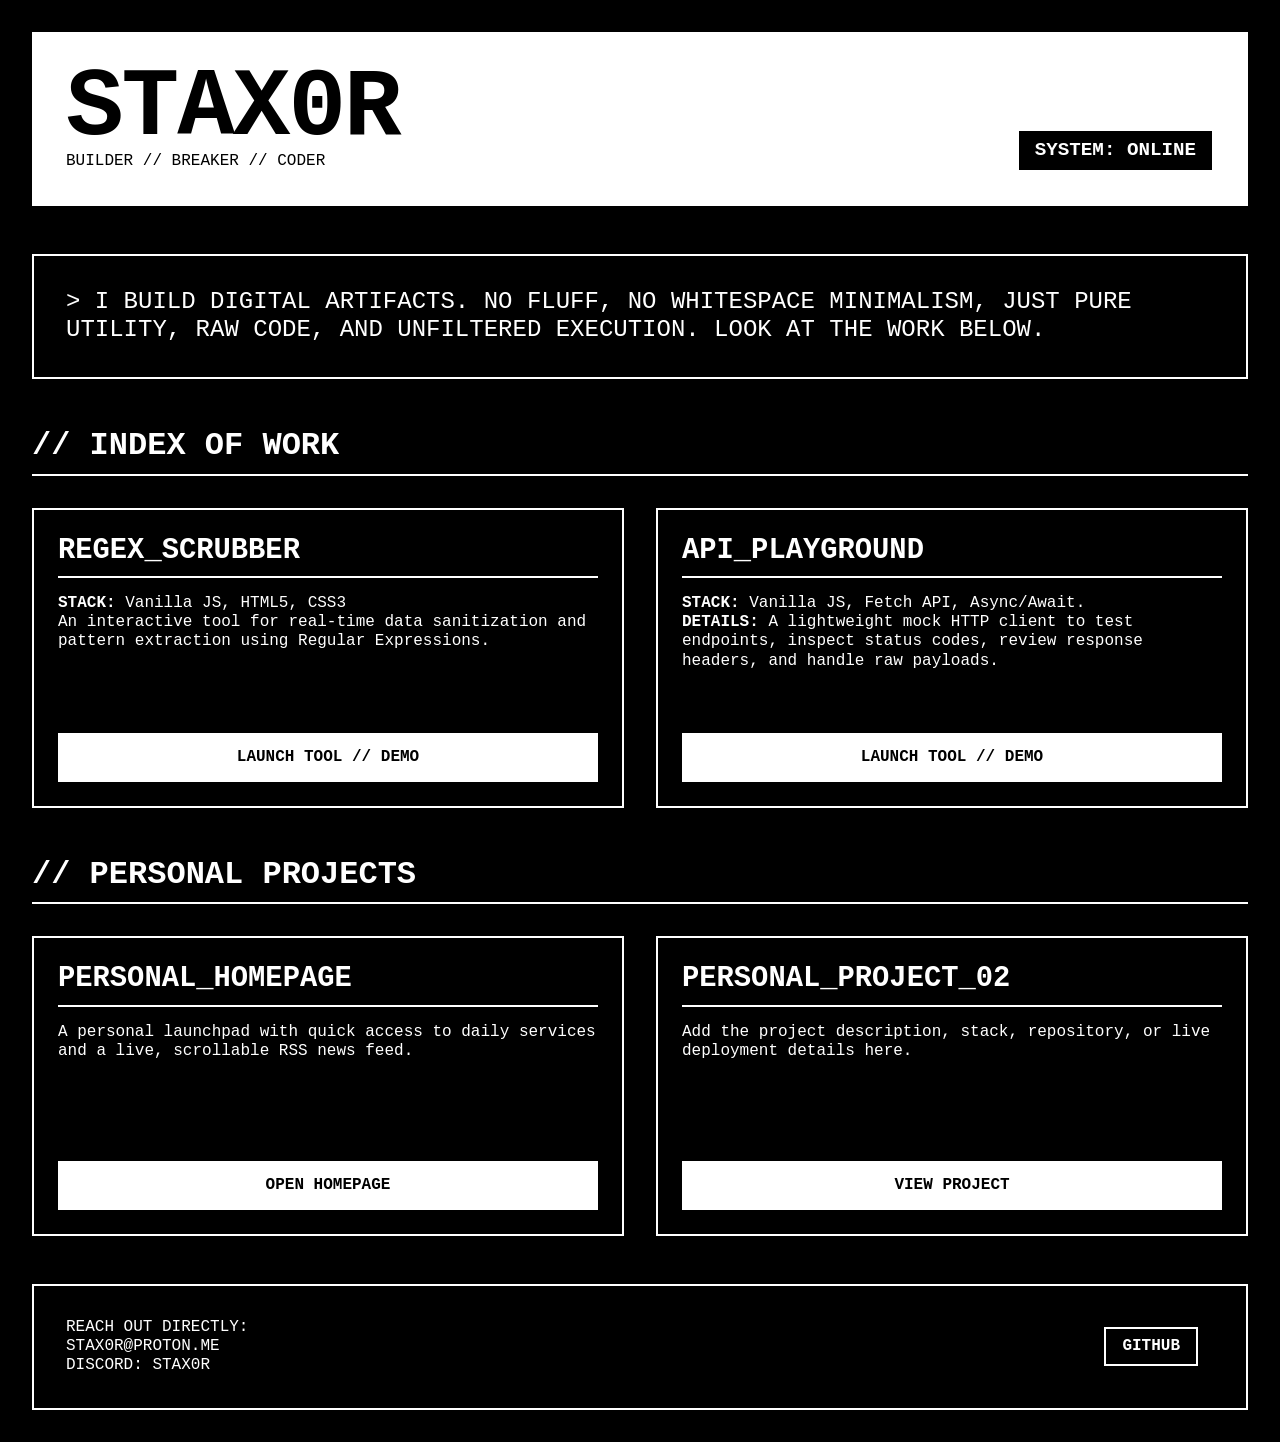
<file: index.html>
<!DOCTYPE html>
<html lang="en">
<head>
    <meta charset="UTF-8">
    <meta name="viewport" content="width=device-width, initial-scale=1.0">
    <title>UNFILTERED // PORTFOLIO</title>
    <link rel="stylesheet" href="style.css">
</head>
<body class="portfolio-page">

    <!-- HEADER BLOCK -->
    <header>
        <div>
            <h1>STAX0R</h1>
            <p>BUILDER // BREAKER // CODER</p>
        </div>
        <div class="status">
            SYSTEM: ONLINE
        </div>
    </header>

    <!-- BIO BLOCK -->
    <section class="bio">
        <p>> I build digital artifacts. No fluff, no whitespace minimalism, just pure utility, raw code, and unfiltered execution. Look at the work below.</p>
    </section>

    <!-- PROJECTS SECTION -->
    <section>
        <h2>// INDEX OF WORK</h2>
        <div class="projects-grid">
            
    <!-- PROJECT 1 -->
            <div class="project-card">
                <div>
                    <div class="project-title">REGEX_SCRUBBER</div> <!-- Updated title -->
                    <p class="project-desc">
                        <strong>STACK:</strong> Vanilla JS, HTML5, CSS3<br>
                        <!-- Updated description -->
                        An interactive tool for real-time data sanitization and pattern extraction using Regular Expressions.
                    </p>
                </div>
                <!-- THIS IS THE IMPORTANT PART -->
                <a href="regex-tool.html" class="project-link">LAUNCH TOOL // DEMO</a>
            </div>
            <!-- PROJECT 2 -->
            <div class="project-card">
                <div>
                    <div class="project-title">API_PLAYGROUND</div>
                    <p class="project-desc">
                        <strong>STACK:</strong> Vanilla JS, Fetch API, Async/Await.<br>
                        <strong>DETAILS:</strong> A lightweight mock HTTP client to test endpoints, inspect status codes, review response headers, and handle raw payloads.
                    </p>
                </div>
                <a href="api-playground.html" class="project-link">LAUNCH TOOL // DEMO</a>
            </div>

        </div>
    </section>

    <!-- PERSONAL PROJECTS SECTION -->
    <section class="personal-projects">
        <h2>// PERSONAL PROJECTS</h2>
        <div class="projects-grid">
            <div class="project-card">
                <div>
                    <div class="project-title">PERSONAL_HOMEPAGE</div>
                    <p class="project-desc">A personal launchpad with quick access to daily services and a live, scrollable RSS news feed.</p>
                </div>
                <a href="homepage.html" class="project-link">OPEN HOMEPAGE</a>
            </div>
            <div class="project-card">
                <div>
                    <div class="project-title">PERSONAL_PROJECT_02</div>
                    <p class="project-desc">Add the project description, stack, repository, or live deployment details here.</p>
                </div>
                <a href="#" class="project-link">VIEW PROJECT</a>
            </div>
        </div>
    </section>

    <!-- FOOTER / CONTACT -->
    <footer>
        <div>
            <p>REACH OUT DIRECTLY:</p>
            <p>stax0r@proton.me</p>
            <p>DISCORD: STAX0R</p>
        </div>
        <div class="social-links">
            <a href="https://github.com/stax0r" target="_blank">GITHUB</a>
          <!--   <a href="https://twitter.com" target="_blank">TWITTER</a>
            <a href="https://linkedin.com" target="_blank">LINKEDIN</a>-->
        </div>
    </footer>

</body>
</html>
</file>
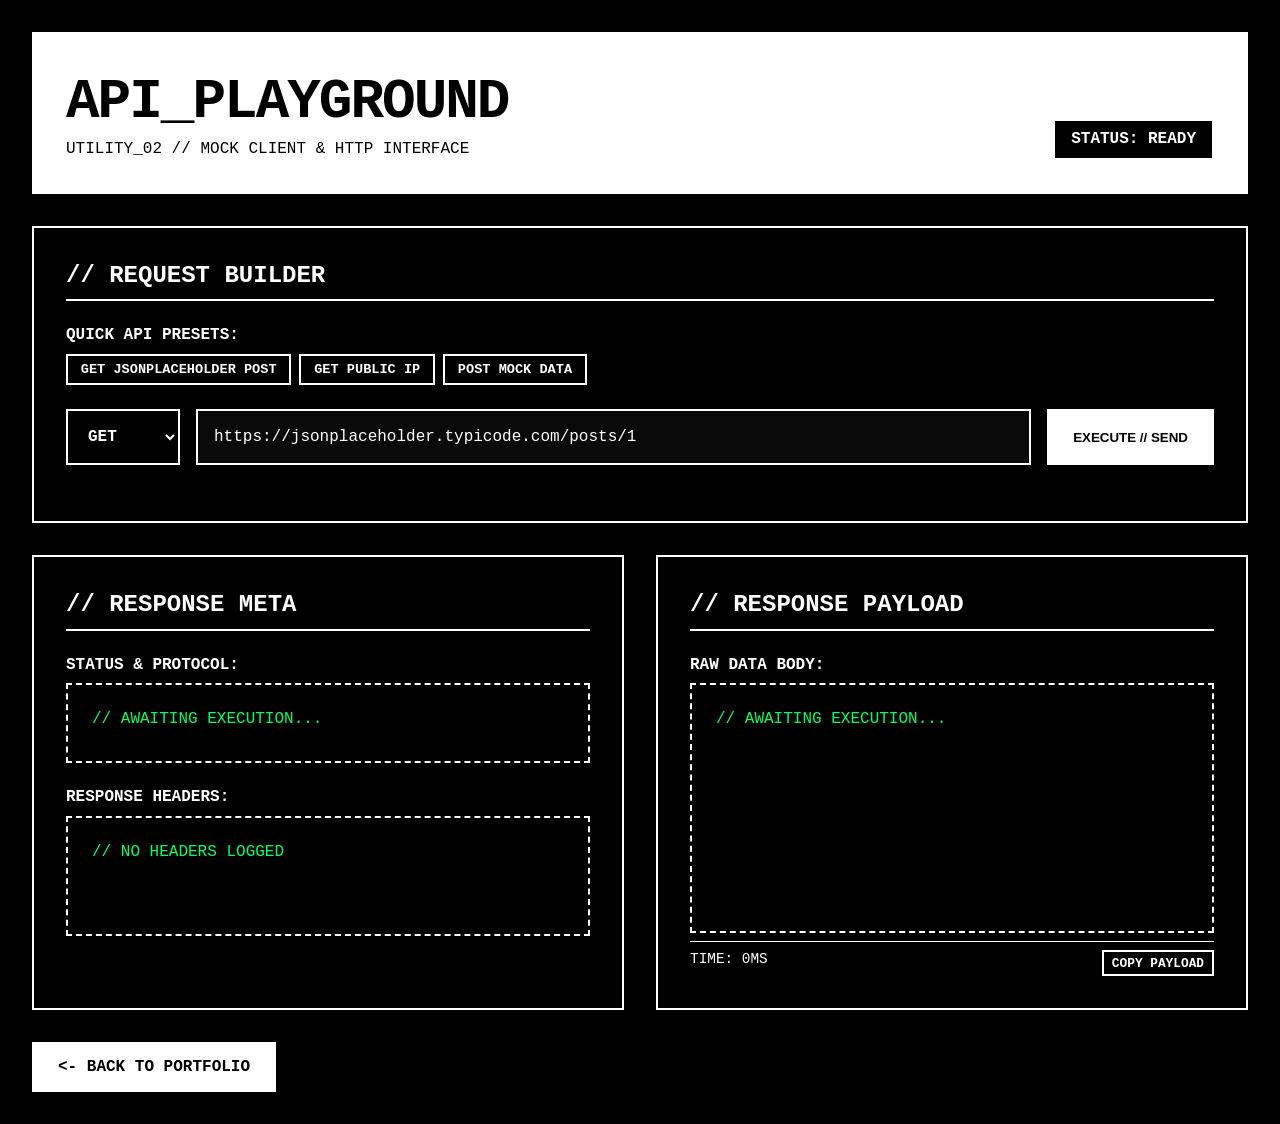
<file: api-playground.html>
<!DOCTYPE html>
<html lang="en">
<head>
    <meta charset="UTF-8">
    <meta name="viewport" content="width=device-width, initial-scale=1.0">
    <link rel="stylesheet" href="style.css">
</head>
<body class="utility-page api-page">

    <div class="container">
        
        <!-- HEADER -->
        <header>
            <div>
                <h1>API_PLAYGROUND</h1>
                <p>UTILITY_02 // MOCK CLIENT & HTTP INTERFACE</p>
            </div>
            <div class="status-badge">
                STATUS: READY
            </div>
        </header>

        <!-- CONTROLS CONTAINER -->
        <div class="b-box">
            <h2>// REQUEST BUILDER</h2>
            
            <!-- QUICK TEST PRESETS -->
            <label>QUICK API PRESETS:</label>
            <div class="preset-buttons">
                <button class="preset-btn" onclick="runGetPostPreset()">GET JSONPLACEHOLDER POST</button>
                <button class="preset-btn" onclick="runGetIpPreset()">GET PUBLIC IP</button>
                <button class="preset-btn" onclick="runPostPreset()">POST MOCK DATA</button>
            </div>

            <!-- REQUEST BAR -->
            <div class="request-bar">
                <select id="httpMethod" onchange="toggleBodyInput()">
                    <option value="GET">GET</option>
                    <option value="POST">POST</option>
                    <option value="PUT">PUT</option>
                    <option value="DELETE">DELETE</option>
                </select>
                <input type="text" id="requestUrl" class="url-input" value="https://jsonplaceholder.typicode.com/posts/1" placeholder="Enter endpoint URL...">
                <button class="b-button" onclick="executeRequest()">EXECUTE // SEND</button>
            </div>

            <!-- OPTIONAL BODY INPUT FOR POST/PUT -->
            <div id="bodyContainer" style="display: none; margin-top: 1rem;">
                <label for="requestBody">REQUEST BODY (RAW JSON):</label>
                <textarea id="requestBody" rows="5" placeholder="{&quot;key&quot;: &quot;value&quot;}"></textarea>
            </div>
        </div>

        <!-- OUTPUT GRID -->
        <div class="grid-2">
            
            <!-- RESPONSE HEADERS / STATUS -->
            <div class="b-box" style="margin-bottom: 0;">
                <h2>// RESPONSE META</h2>
                <label>STATUS & PROTOCOL:</label>
                <div id="responseMeta" class="output-box" style="min-height: 80px; max-height: 120px;">// AWAITING EXECUTION...</div>
                <div style="margin-top: 1.5rem;">
                    <label>RESPONSE HEADERS:</label>
                    <div id="responseHeaders" class="output-box" style="min-height: 120px; max-height: 200px;">// NO HEADERS LOGGED</div>
                </div>
            </div>

            <!-- RESPONSE PAYLOAD -->
            <div class="b-box" style="margin-bottom: 0;">
                <h2>// RESPONSE PAYLOAD</h2>
                <label>RAW DATA BODY:</label>
                <div id="responsePayload" class="output-box">// AWAITING EXECUTION...</div>
                <div class="meta-stats">
                    <span id="execTime">TIME: 0ms</span>
                    <button class="preset-btn" style="padding: 0.2rem 0.5rem; font-size: 0.8rem;" onclick="copyPayload()">COPY PAYLOAD</button>
                </div>
            </div>

        </div>

        <!-- BACK LINK -->
        <div class="footer-nav">
            <a href="index.html" class="b-button"><- BACK TO PORTFOLIO</a>
        </div>

    </div>

    <!-- JAVASCRIPT LOGIC -->
    <script>
        function toggleBodyInput() {
            const method = document.getElementById('httpMethod').value;
            const bodyContainer = document.getElementById('bodyContainer');
            if (method === 'POST' || method === 'PUT') {
                bodyContainer.style.display = 'block';
            } else {
                bodyContainer.style.display = 'none';
            }
        }

        // Dedicated preset handlers to avoid HTML escaping bugs
        function runGetPostPreset() {
            document.getElementById('httpMethod').value = 'GET';
            document.getElementById('requestUrl').value = 'https://jsonplaceholder.typicode.com/posts/1';
            document.getElementById('requestBody').value = '';
            toggleBodyInput();
            executeRequest();
        }

        function runGetIpPreset() {
            document.getElementById('httpMethod').value = 'GET';
            document.getElementById('requestUrl').value = 'https://api.ipify.org?format=json';
            document.getElementById('requestBody').value = '';
            toggleBodyInput();
            executeRequest();
        }

        function runPostPreset() {
            document.getElementById('httpMethod').value = 'POST';
            document.getElementById('requestUrl').value = 'https://jsonplaceholder.typicode.com/posts';
            document.getElementById('requestBody').value = JSON.stringify({
                title: "Brutalist Post",
                body: "Testing API mock client layout",
                userId: 1
            }, null, 2);
            toggleBodyInput();
            executeRequest();
        }

        async function executeRequest() {
            const method = document.getElementById('httpMethod').value;
            const url = document.getElementById('requestUrl').value;
            const bodyInput = document.getElementById('requestBody').value;
            
            const metaBox = document.getElementById('responseMeta');
            const headersBox = document.getElementById('responseHeaders');
            const payloadBox = document.getElementById('responsePayload');
            const timeSpan = document.getElementById('execTime');

            if (!url) {
                alert('ENTER A VALID URL');
                return;
            }

            metaBox.textContent = '// SENDING REQUEST...';
            headersBox.textContent = '// FETCHING HEADERS...';
            payloadBox.textContent = '// WAITING FOR SERVER RESPONSE...';

            const startTime = performance.now();

            const options = {
                method: method,
                headers: {
                    'Content-Type': 'application/json'
                }
            };

            if ((method === 'POST' || method === 'PUT') && bodyInput) {
                try {
                    JSON.parse(bodyInput);
                    options.body = bodyInput;
                } catch (e) {
                    metaBox.textContent = 'ERROR: INVALID JSON BODY SYNTAX';
                    metaBox.className = 'output-box status-error';
                    payloadBox.textContent = e.message;
                    return;
                }
            }

            try {
                const response = await fetch(url, options);
                const endTime = performance.now();
                const duration = Math.round(endTime - startTime);
                timeSpan.textContent = `TIME: ${duration}ms`;

                const statusClass = response.ok ? 'status-success' : 'status-error';
                metaBox.className = `output-box ${statusClass}`;
                metaBox.textContent = `HTTP/1.1 ${response.status} ${response.statusText}\nTYPE: CLIENT EXECUTION SUCCESS`;

                let headersString = '';
                response.headers.forEach((value, key) => {
                    headersString += `${key}: ${value}\n`;
                });
                headersBox.textContent = headersString || '// NO HEADERS RETURNED';

                const contentType = response.headers.get('content-type');
                let responseData;
                if (contentType && contentType.includes('application/json')) {
                    const json = await response.json();
                    responseData = JSON.stringify(json, null, 2);
                } else {
                    responseData = await response.text();
                }

                payloadBox.className = `output-box ${statusClass}`;
                payloadBox.textContent = responseData;

            } catch (error) {
                const endTime = performance.now();
                timeSpan.textContent = `TIME: ${Math.round(endTime - startTime)}ms`;
                metaBox.className = 'output-box status-error';
                metaBox.textContent = 'HTTP 000 // NETWORK / CORS ERROR';
                headersBox.textContent = '// CONNECTION FAILED';
                payloadBox.className = 'output-box status-error';
                payloadBox.textContent = `ERROR: ${error.message}`;
            }
        }

        function copyPayload() {
            const text = document.getElementById('responsePayload').textContent;
            navigator.clipboard.writeText(text).then(() => {
                alert('PAYLOAD COPIED TO CLIPBOARD');
            });
        }
    </script>
</body>
</html>
</file>
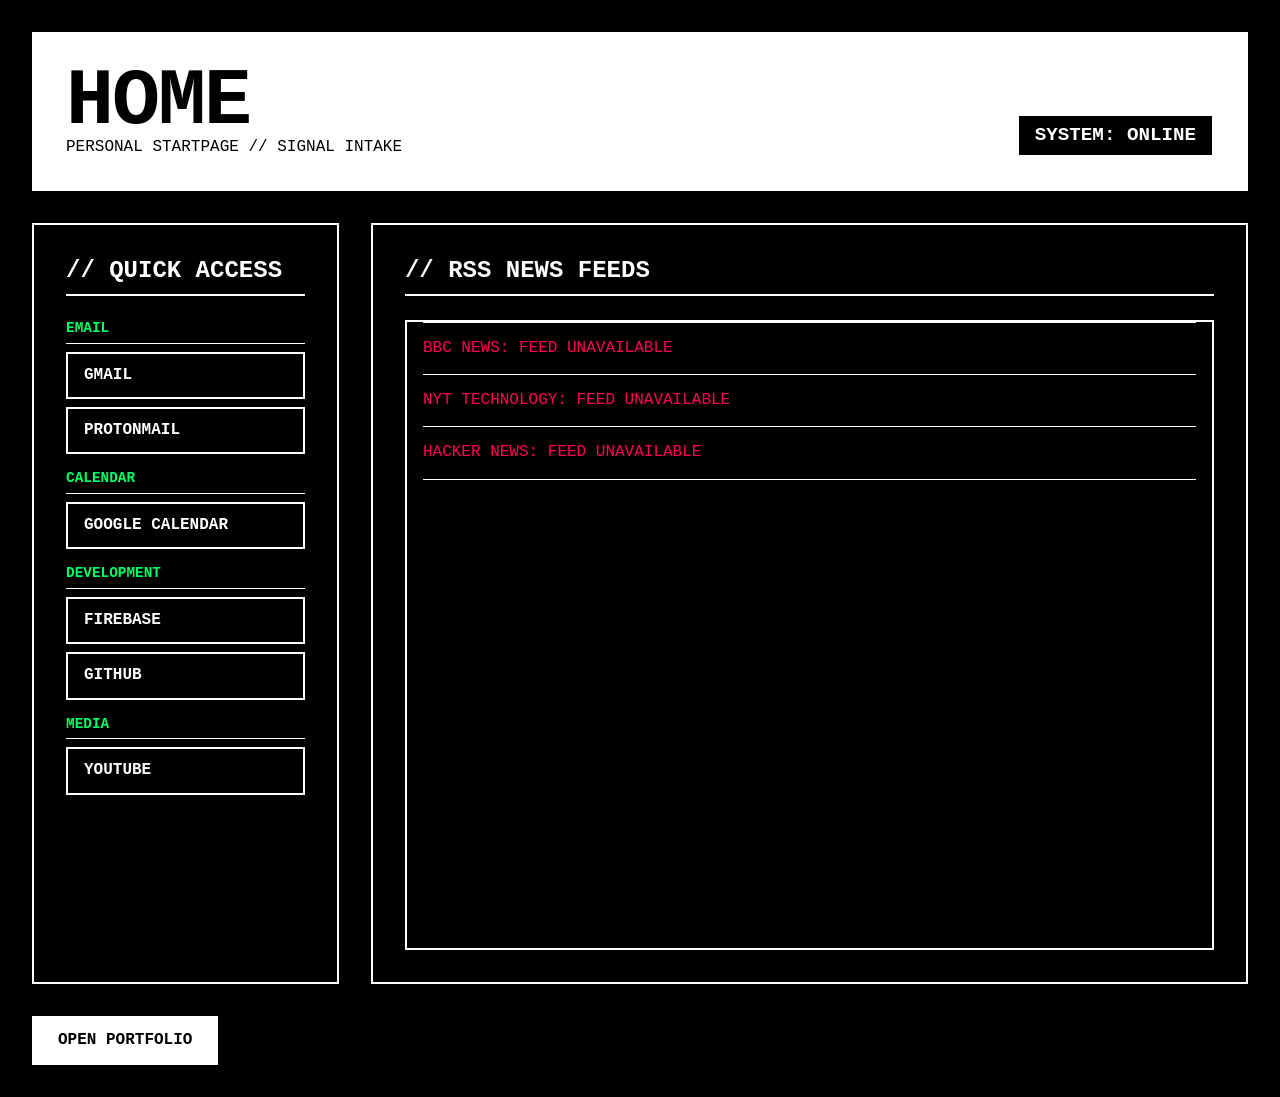
<file: homepage.html>
<!DOCTYPE html>
<html lang="en">
<head>
    <meta charset="UTF-8">
    <meta name="viewport" content="width=device-width, initial-scale=1.0">
    <title>HOMEPAGE</title>
    <link rel="stylesheet" href="style.css">
</head>
<body class="homepage">
    <header class="home-header">
        <div>
            <h1>HOME</h1>
            <p>PERSONAL STARTPAGE // SIGNAL INTAKE</p>
        </div>
        <div class="status">SYSTEM: ONLINE</div>
    </header>

    <main class="home-grid">
        <section class="home-panel">
            <h2>// QUICK ACCESS</h2>
            <div class="channel-list">
                <div class="access-category">
                    <h3>EMAIL</h3>
                    <a href="https://mail.google.com/" target="_blank" rel="noopener noreferrer">GMAIL</a>
                    <a href="https://mail.proton.me/" target="_blank" rel="noopener noreferrer">PROTONMAIL</a>
                </div>
                <div class="access-category">
                    <h3>CALENDAR</h3>
                    <a href="https://calendar.google.com/" target="_blank" rel="noopener noreferrer">GOOGLE CALENDAR</a>
                </div>
                <div class="access-category">
                    <h3>DEVELOPMENT</h3>
                    <a href="https://console.firebase.google.com/" target="_blank" rel="noopener noreferrer">FIREBASE</a>
                    <a href="https://github.com/stax0r" target="_blank" rel="noopener noreferrer">GITHUB</a>
                </div>
                <div class="access-category">
                    <h3>MEDIA</h3>
                    <a href="https://www.youtube.com/" target="_blank" rel="noopener noreferrer">YOUTUBE</a>
                </div>
            </div>
        </section>

        <section class="home-panel rss-panel">
            <h2>// RSS NEWS FEEDS</h2>
            <div class="rss-window">
                <div class="rss-track">
                    <ul class="rss-list">
                        <li class="rss-message">LOADING NEWS...</li>
                    </ul>
                </div>
            </div>
        </section>
    </main>

    <nav class="home-nav" aria-label="Primary navigation">
        <a class="b-button" href="index.html">OPEN PORTFOLIO</a>
    </nav>

    <script>
        // Add, remove, or replace RSS sources here.
        const rssFeeds = [
            {
                name: 'BBC NEWS',
                category: 'GLOBAL HEADLINES',
                url: 'https://feeds.bbci.co.uk/news/rss.xml'
            },
            {
                name: 'NYT TECHNOLOGY',
                category: 'TECHNOLOGY',
                url: 'https://rss.nytimes.com/services/xml/rss/nyt/Technology.xml'
            },
            {
                name: 'HACKER NEWS',
                category: 'ENGINEERING // STARTUPS',
                url: 'https://hnrss.org/frontpage'
            }
        ];

        const feedProxy = 'https://api.rss2json.com/v1/api.json?rss_url=';
        const rssList = document.querySelector('.rss-list');
        const rssWindow = document.querySelector('.rss-window');

        function getSummary(description) {
            const plainText = document.createElement('div');
            plainText.innerHTML = description || '';
            const summary = plainText.textContent.trim().replace(/\s+/g, ' ');
            return summary ? `${summary.slice(0, 240)}${summary.length > 240 ? '...' : ''}` : 'NO SUMMARY AVAILABLE.';
        }

        function createFeedItem(feed, item) {
            const entry = document.createElement('li');
            const content = document.createElement('div');
            const source = document.createElement('small');
            const link = document.createElement('a');
            const summary = document.createElement('p');
            const meta = document.createElement('span');

            source.textContent = `${feed.name} // ${feed.category}`;
            link.href = item.link || feed.url;
            link.target = '_blank';
            link.rel = 'noopener noreferrer';
            link.textContent = item.title || feed.name;
            summary.textContent = getSummary(item.description);
            meta.textContent = item.pubDate
                ? new Date(item.pubDate).toISOString().slice(0, 10)
                : feed.category;

            content.className = 'rss-content';
            source.className = 'rss-source';
            link.className = 'rss-title';
            summary.className = 'rss-summary';
            content.append(source, link, summary);
            entry.append(content, meta);
            return entry;
        }

        async function loadFeed(feed) {
            const response = await fetch(`${feedProxy}${encodeURIComponent(feed.url)}`);
            if (!response.ok) {
                throw new Error(`HTTP ${response.status}`);
            }

            const data = await response.json();
            if (data.status !== 'ok' || !Array.isArray(data.items)) {
                throw new Error(data.message || 'RSS SERVICE ERROR');
            }

            const items = data.items.slice(0, 20);
            return items.map((item) => createFeedItem(feed, item));
        }

        async function loadNews() {
            const scrollTop = rssWindow.scrollTop;
            const results = await Promise.allSettled(rssFeeds.map(loadFeed));
            const entries = results.flatMap((result, index) => {
                if (result.status === 'fulfilled') {
                    return result.value;
                }

                const fallback = document.createElement('li');
                fallback.className = 'rss-message';
                fallback.textContent = `${rssFeeds[index].name}: FEED UNAVAILABLE`;
                return [fallback];
            });

            rssList.replaceChildren(...entries);
            rssWindow.scrollTop = scrollTop;
        }

        loadNews();
        setInterval(loadNews, 15 * 60 * 1000);
    </script>
</body>
</html>
</file>
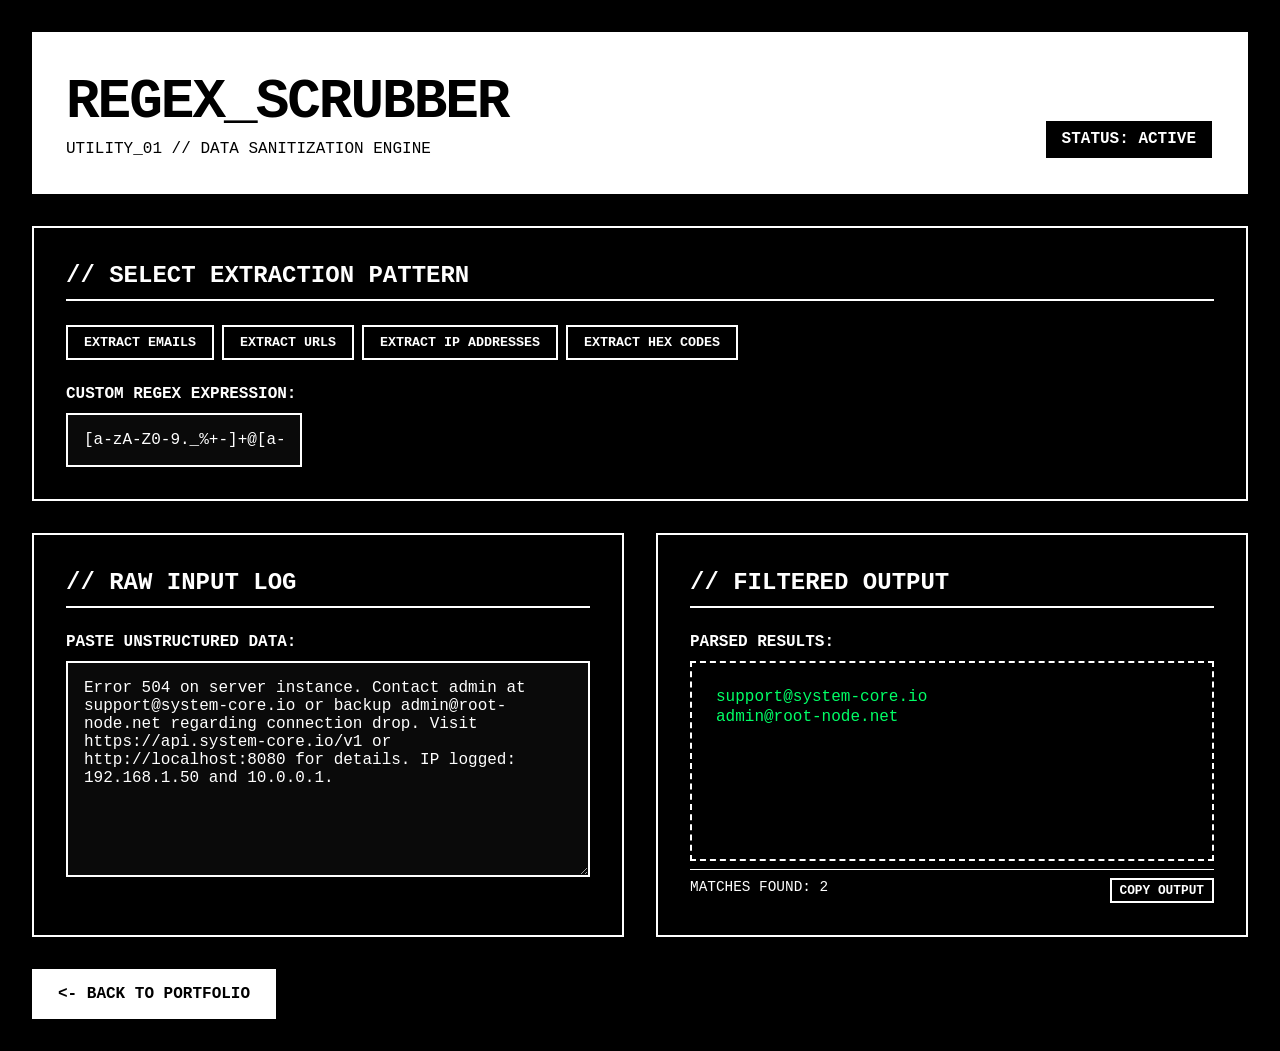
<file: regex-tool.html>
<!DOCTYPE html>
<html lang="en">
<head>
    <meta charset="UTF-8">
    <meta name="viewport" content="width=device-width, initial-scale=1.0">
    <link rel="stylesheet" href="style.css">
</head>
<body class="utility-page regex-page">

    <div class="container">
        
        <!-- HEADER -->
        <header>
            <div>
                <h1>REGEX_SCRUBBER</h1>
                <p>UTILITY_01 // DATA SANITIZATION ENGINE</p>
            </div>
            <div class="status-badge">
                STATUS: ACTIVE
            </div>
        </header>

        <!-- CONTROLS & PRESETS -->
        <div class="b-box">
            <h2>// SELECT EXTRACTION PATTERN</h2>
            <div class="presets-bar">
                <button class="preset-btn" onclick="setPreset('emails')">EXTRACT EMAILS</button>
                <button class="preset-btn" onclick="setPreset('urls')">EXTRACT URLS</button>
                <button class="preset-btn" onclick="setPreset('ips')">EXTRACT IP ADDRESSES</button>
                <button class="preset-btn" onclick="setPreset('hex')">EXTRACT HEX CODES</button>
            </div>

            <label for="regexInput">CUSTOM REGEX EXPRESSION:</label>
            <input type="text" id="regexInput" value="[a-zA-Z0-9._%+-]+@[a-zA-Z0-9.-]+\.[a-zA-Z]{2,}" oninput="processData()">
        </div>

        <!-- INPUT / OUTPUT GRID -->
        <div class="grid-2">
            
            <!-- INPUT DATA -->
            <div class="b-box" style="margin-bottom: 0;">
                <h2>// RAW INPUT LOG</h2>
                <label for="rawText">PASTE UNSTRUCTURED DATA:</label>
                <textarea id="rawText" rows="10" placeholder="Paste messy logs, text strings, or data blocks here..." oninput="processData()">Error 504 on server instance. Contact admin at support@system-core.io or backup admin@root-node.net regarding connection drop. Visit https://api.system-core.io/v1 or http://localhost:8080 for details. IP logged: 192.168.1.50 and 10.0.0.1.</textarea>
            </div>

            <!-- OUTPUT RESULTS -->
            <div class="b-box" style="margin-bottom: 0;">
                <h2>// FILTERED OUTPUT</h2>
                <label>PARSED RESULTS:</label>
                <div id="outputResults" class="output-box"></div>
                <div class="meta-stats">
                    <span id="matchCount">MATCHES: 0</span>
                    <button class="preset-btn" style="padding: 0.2rem 0.5rem; font-size: 0.8rem;" onclick="copyOutput()">COPY OUTPUT</button>
                </div>
            </div>

        </div>

        <!-- BACK LINK -->
        <div class="footer-nav">
            <a href="index.html" class="b-button"><- BACK TO PORTFOLIO</a>
        </div>

    </div>

    <!-- JAVASCRIPT LOGIC -->
    <script>
        // Regex Presets
        const presets = {
            emails: "[a-zA-Z0-9._%+-]+@[a-zA-Z0-9.-]+\\.[a-zA-Z]{2,}",
            urls: "https?:\\/\\/(?:www\\.)?[-a-zA-Z0-9@:%._\\+~#=]{1,256}\\.[a-zA-Z0-9()]{1,6}\\b(?:[-a-zA-Z0-9()@:%_\\+.~#?&\\/=]*)",
            ips: "\\b(?:\\d{1,3}\\.){3}\\d{1,3}\\b",
            hex: "#([a-fA-F0-9]{3}){1,2}\\b"
        };

        function setPreset(type) {
            document.getElementById('regexInput').value = presets[type];
            processData();
        }

        function processData() {
            const rawText = document.getElementById('rawText').value;
            const regexPattern = document.getElementById('regexInput').value;
            const outputBox = document.getElementById('outputResults');
            const matchCountEl = document.getElementById('matchCount');

            try {
                // Global flag and multiline flag for robust parsing
                const regex = new RegExp(regexPattern, 'g');
                const matches = rawText.match(regex);

                if (matches && matches.length > 0) {
                    // Remove duplicates for cleaner output view
                    const uniqueMatches = [...new Set(matches)];
                    outputBox.textContent = uniqueMatches.join('\n');
                    matchCountEl.textContent = `MATCHES FOUND: ${uniqueMatches.length}`;
                } else {
                    outputBox.textContent = '// NO MATCHES FOUND';
                    matchCountEl.textContent = 'MATCHES FOUND: 0';
                }
            } catch (e) {
                outputBox.textContent = '// ERROR: INVALID REGEX PATTERN';
                matchCountEl.textContent = 'MATCHES FOUND: 0';
            }
        }

        function copyOutput() {
            const outputText = document.getElementById('outputResults').textContent;
            navigator.clipboard.writeText(outputText).then(() => {
                alert('OUTPUT COPIED TO CLIPBOARD');
            });
        }

        // Run on initial load
        window.onload = processData;
    </script>
</body>
</html>
</file>
<file: style.css>
* {
    margin: 0;
    padding: 0;
    box-sizing: border-box;
}

:root {
    --bg: #000000;
    --fg: #ffffff;
    --accent: #ff0055;
    --border: 2px solid #ffffff;
    --border-soft: 1px solid #ffffff;
}

body {
    background-color: var(--bg);
    color: var(--fg);
    font-family: 'Courier New', Courier, monospace;
    text-transform: uppercase;
}

/* Portfolio page */
.portfolio-page {
    line-height: 1.2;
    padding: 2rem;
}

.portfolio-page header {
    border: var(--border);
    padding: 2rem;
    margin-bottom: 3rem;
    background: var(--fg);
    color: var(--bg);
    display: flex;
    justify-content: space-between;
    align-items: flex-end;
    flex-wrap: wrap;
    gap: 1rem;
}

.portfolio-page h1 {
    font-size: clamp(2rem, 8vw, 6rem);
    font-weight: 900;
    letter-spacing: -2px;
    line-height: 0.9;
}

.status {
    font-size: 1.2rem;
    background: var(--bg);
    color: var(--fg);
    padding: 0.5rem 1rem;
    border: var(--border);
    font-weight: bold;
}

.portfolio-page h2 {
    font-size: 2rem;
    border-bottom: var(--border);
    padding-bottom: 0.5rem;
    margin-bottom: 2rem;
}

.bio {
    border: var(--border);
    padding: 2rem;
    margin-bottom: 3rem;
    font-size: 1.5rem;
    background: #000000;
}

.projects-grid {
    display: grid;
    grid-template-columns: repeat(auto-fit, minmax(320px, 1fr));
    gap: 2rem;
    margin-bottom: 3rem;
}

.project-card {
    border: var(--border);
    padding: 1.5rem;
    background: var(--bg);
    color: var(--fg);
    transition: transform 0.1s ease, background 0.1s ease, color 0.1s ease;
    display: flex;
    flex-direction: column;
    justify-content: space-between;
    min-height: 300px;
}

.project-card:hover {
    background: var(--fg);
    color: var(--bg);
    transform: translate(-4px, -4px);
    box-shadow: 8px 8px 0px 0px var(--accent);
}

.project-title {
    font-size: 1.8rem;
    font-weight: bold;
    margin-bottom: 1rem;
    border-bottom: var(--border);
    padding-bottom: 0.5rem;
}

.project-desc {
    font-size: 1rem;
    margin-bottom: 2rem;
    text-transform: none;
}

.project-link {
    display: inline-block;
    text-decoration: none;
    background: var(--fg);
    color: var(--bg);
    padding: 0.8rem 1.2rem;
    font-weight: bold;
    text-align: center;
    border: var(--border);
    opacity: 1;
}

.project-card:hover .project-link {
    background: var(--bg);
    color: var(--fg);
}

.portfolio-page footer {
    border: var(--border);
    padding: 2rem;
    display: flex;
    justify-content: space-between;
    align-items: center;
    flex-wrap: wrap;
    gap: 1.5rem;
    background: #000000;
}

.social-links a {
    color: var(--fg);
    text-decoration: none;
    border: var(--border);
    padding: 0.5rem 1rem;
    margin-right: 1rem;
    display: inline-block;
    font-weight: bold;
}

.social-links a:hover {
    background: var(--fg);
    color: var(--bg);
}

.personal-projects {
    margin-bottom: 3rem;
}

/* Homepage */
.homepage {
    line-height: 1.2;
    padding: 2rem;
}

.home-header {
    border: var(--border);
    padding: 2rem;
    margin-bottom: 2rem;
    background: var(--fg);
    color: var(--bg);
    display: flex;
    justify-content: space-between;
    align-items: flex-end;
    flex-wrap: wrap;
    gap: 1rem;
}

.homepage h1 {
    font-size: clamp(2rem, 7vw, 5rem);
    font-weight: 900;
    letter-spacing: -2px;
    line-height: 0.9;
}

.home-grid {
    display: grid;
    grid-template-columns: minmax(260px, 0.35fr) minmax(0, 1fr);
    gap: 2rem;
}

.home-panel {
    border: var(--border);
    padding: 2rem;
    background: #000000;
}

.rss-panel {
    display: flex;
    flex-direction: column;
}

.homepage h2 {
    font-size: 1.5rem;
    border-bottom: var(--border);
    padding-bottom: 0.5rem;
    margin-bottom: 1.5rem;
}

.channel-list {
    display: grid;
    gap: 1rem;
}

.access-category {
    display: grid;
    gap: 0.5rem;
}

.access-category h3 {
    color: #00ff66;
    font-size: 0.9rem;
    border-bottom: var(--border-soft);
    padding-bottom: 0.35rem;
}

.access-category a {
    display: block;
    border: var(--border);
    padding: 0.75rem 1rem;
    color: var(--fg);
    text-decoration: none;
    font-weight: bold;
}

.access-category a:hover {
    background: var(--fg);
    color: var(--bg);
}

.rss-list {
    list-style: none;
    margin: 0;
    padding: 0;
}

.rss-list li {
    display: flex;
    justify-content: space-between;
    align-items: flex-start;
    gap: 1rem;
    padding: 1rem 0;
    border-bottom: var(--border-soft);
}

.rss-list li:first-child {
    border-top: var(--border-soft);
}

.rss-list a {
    color: var(--fg);
    font-weight: bold;
}

.rss-content {
    min-width: 0;
}

.rss-source {
    display: block;
    color: #00ff66;
    font-size: 0.75rem;
    margin-bottom: 0.35rem;
}

.rss-title {
    display: block;
}

.rss-summary {
    margin-top: 0.5rem;
    color: var(--fg);
    font-size: 0.9rem;
    line-height: 1.35;
    text-transform: none;
}

.rss-list a:hover {
    color: var(--accent);
}

.rss-list span {
    color: #00ff66;
    text-align: right;
    text-transform: uppercase;
}

.rss-window {
    flex: 0 0 42rem;
    height: 42rem;
    max-height: 70vh;
    min-height: 18rem;
    overflow-y: auto;
    border: var(--border);
    padding: 0 1rem;
}

.rss-track {
    display: block;
}

.rss-message {
    color: var(--accent);
    padding: 1rem 0;
    list-style: none;
}

.home-nav {
    margin-top: 2rem;
}

/* Utility pages */
.utility-page {
    line-height: 1.3;
    padding: 2rem;
}

.container {
    width: 100%;
}

.utility-page header {
    border: var(--border);
    padding: 2rem;
    margin-bottom: 2rem;
    background: var(--fg);
    color: var(--bg);
    display: flex;
    justify-content: space-between;
    align-items: flex-end;
    flex-wrap: wrap;
    gap: 1rem;
}

.utility-page h1 {
    font-size: clamp(1.8rem, 5vw, 3.5rem);
    font-weight: 900;
    letter-spacing: -2px;
}

.status-badge {
    background: var(--bg);
    color: var(--fg);
    padding: 0.5rem 1rem;
    font-weight: bold;
    border: var(--border);
}

.b-box {
    border: var(--border);
    padding: 2rem;
    background: var(--bg);
    margin-bottom: 2rem;
}

.utility-page h2 {
    font-size: 1.5rem;
    border-bottom: var(--border);
    padding-bottom: 0.5rem;
    margin-bottom: 1.5rem;
}

.grid-2 {
    display: grid;
    grid-template-columns: 1fr 1fr;
    gap: 2rem;
}

.utility-page label {
    display: block;
    margin-bottom: 0.5rem;
    font-weight: bold;
}

.utility-page textarea,
.utility-page input[type="text"],
.utility-page select {
    background: #0a0a0a;
    color: var(--fg);
    border: var(--border);
    padding: 1rem;
    font-family: 'Courier New', Courier, monospace;
    font-size: 1rem;
    outline: none;
    text-transform: none;
}

.utility-page textarea {
    width: 100%;
    resize: vertical;
}

.utility-page textarea:focus,
.utility-page input[type="text"]:focus,
.utility-page select:focus {
    border-color: var(--accent);
}

.presets-bar,
.preset-buttons {
    display: flex;
    flex-wrap: wrap;
    gap: 0.5rem;
    margin-bottom: 1.5rem;
}

.preset-btn {
    background: var(--bg);
    color: var(--fg);
    border: var(--border);
    padding: 0.5rem 1rem;
    font-family: 'Courier New', Courier, monospace;
    font-weight: bold;
    cursor: pointer;
    transition: 0.1s;
}

.preset-buttons .preset-btn {
    padding: 0.4rem 0.8rem;
    font-size: 0.85rem;
}

.preset-btn:hover {
    background: var(--fg);
    color: var(--bg);
}

.output-box {
    background: #000000;
    border: 2px dashed var(--fg);
    padding: 1.5rem;
    overflow-y: auto;
    white-space: pre-wrap;
    word-break: break-all;
    text-transform: none;
    color: #00ff66;
}

.regex-page .output-box {
    min-height: 200px;
    max-height: 400px;
}

.api-page .output-box {
    min-height: 250px;
    max-height: 450px;
}

.meta-stats {
    display: flex;
    justify-content: space-between;
    font-size: 0.9rem;
    margin-top: 0.5rem;
    border-top: var(--border-soft);
    padding-top: 0.5rem;
}

.b-button {
    display: inline-block;
    background: var(--fg);
    color: var(--bg);
    padding: 0.8rem 1.5rem;
    font-weight: bold;
    text-decoration: none;
    border: 2px solid var(--fg);
    cursor: pointer;
    text-align: center;
    transition: transform 0.1s ease, background 0.1s ease, color 0.1s ease;
}

.b-button:hover {
    background: var(--bg);
    color: var(--fg);
    transform: translate(-3px, -3px);
    box-shadow: 4px 4px 0px 0px var(--accent);
}

.footer-nav {
    margin-top: 2rem;
}

.request-bar {
    display: flex;
    gap: 1rem;
    margin-bottom: 1.5rem;
    flex-wrap: wrap;
}

.utility-page select {
    font-weight: bold;
    text-transform: uppercase;
    cursor: pointer;
    background: var(--bg);
}

.url-input {
    flex-grow: 1;
}

.status-success {
    color: #00ff66 !important;
}

.status-error {
    color: var(--accent) !important;
}

@media (max-width: 900px) {
    .grid-2 {
        grid-template-columns: 1fr;
    }

    .utility-page {
        padding: 1rem;
    }

    .request-bar {
        flex-direction: column;
    }

    .url-input {
        width: 100%;
    }
}

@media (max-width: 600px) {
    .portfolio-page,
    .homepage {
        padding: 1rem;
    }

    .portfolio-page header,
    .home-header {
        padding: 1rem;
    }
}

@media (max-width: 900px) {
    .home-grid {
        grid-template-columns: 1fr;
    }

    .rss-list li {
        align-items: flex-start;
        flex-direction: column;
    }

    .rss-list span {
        text-align: left;
    }
}
</file>
